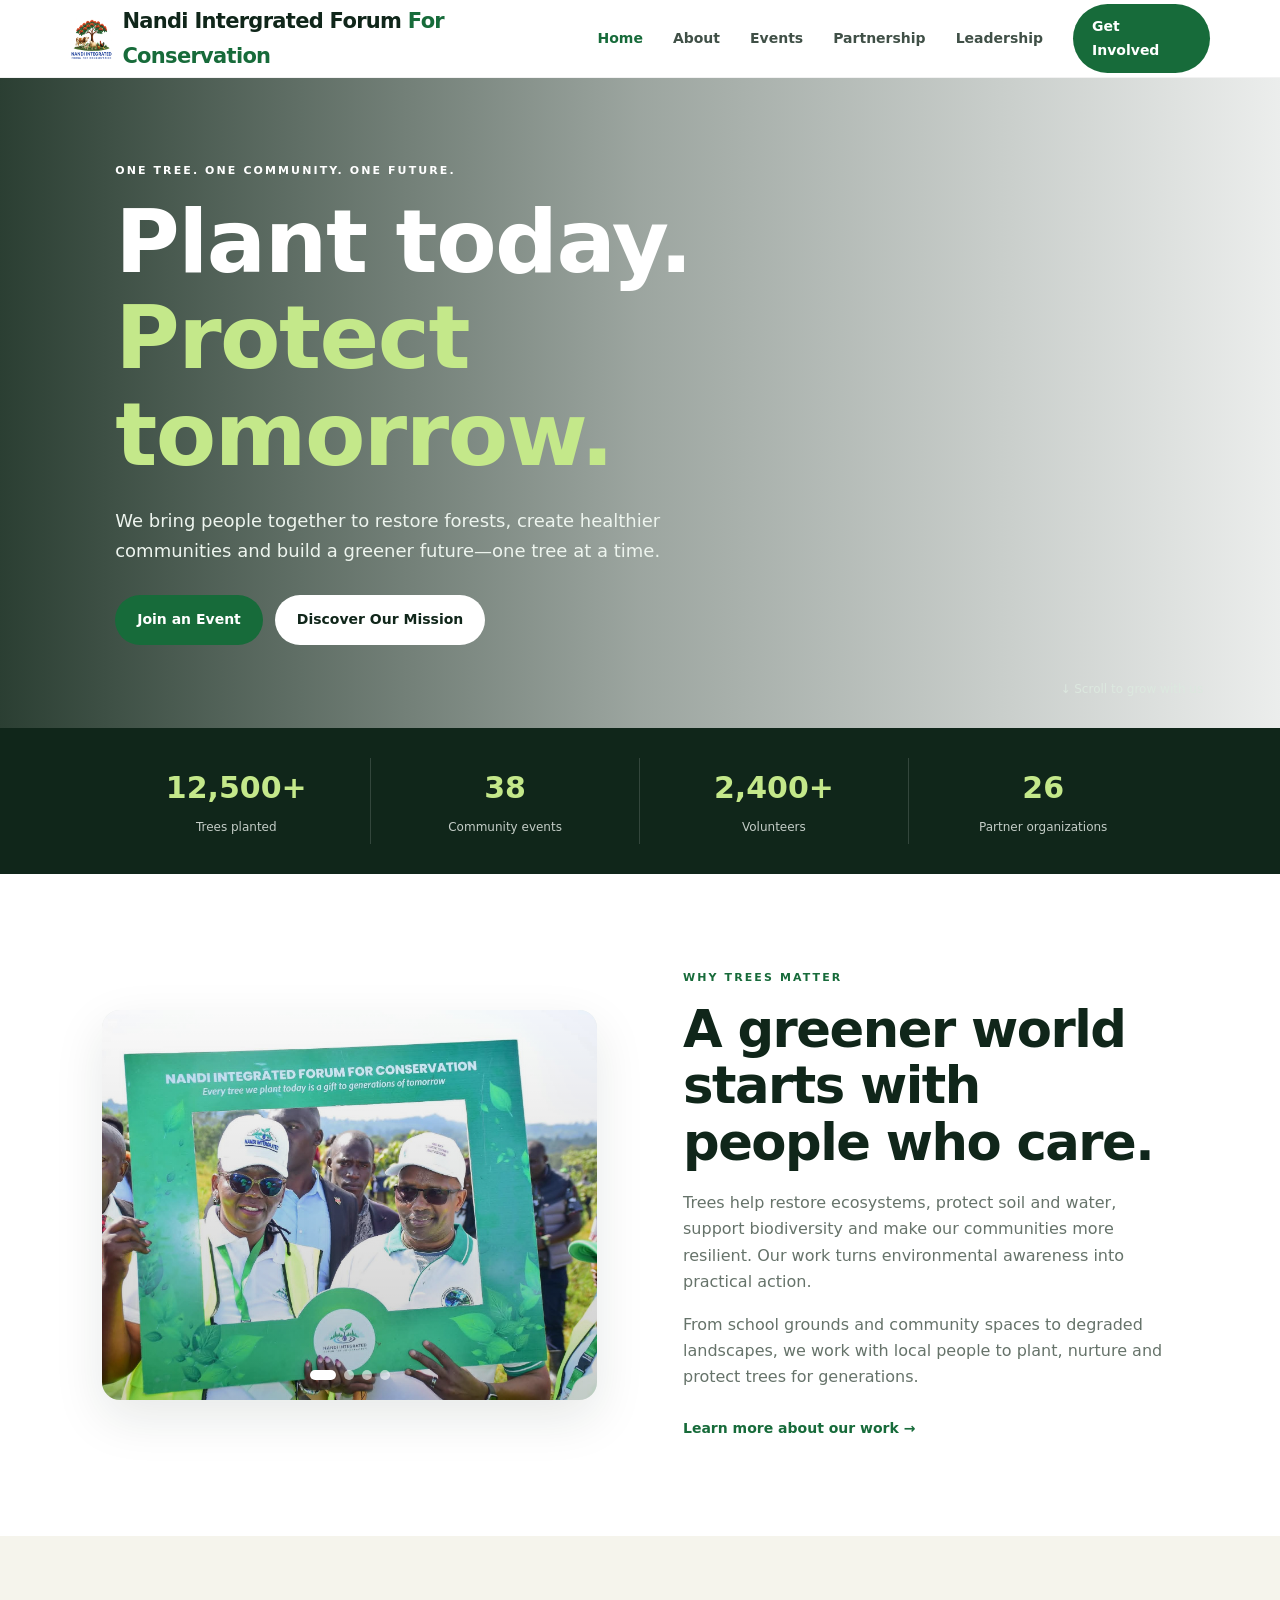
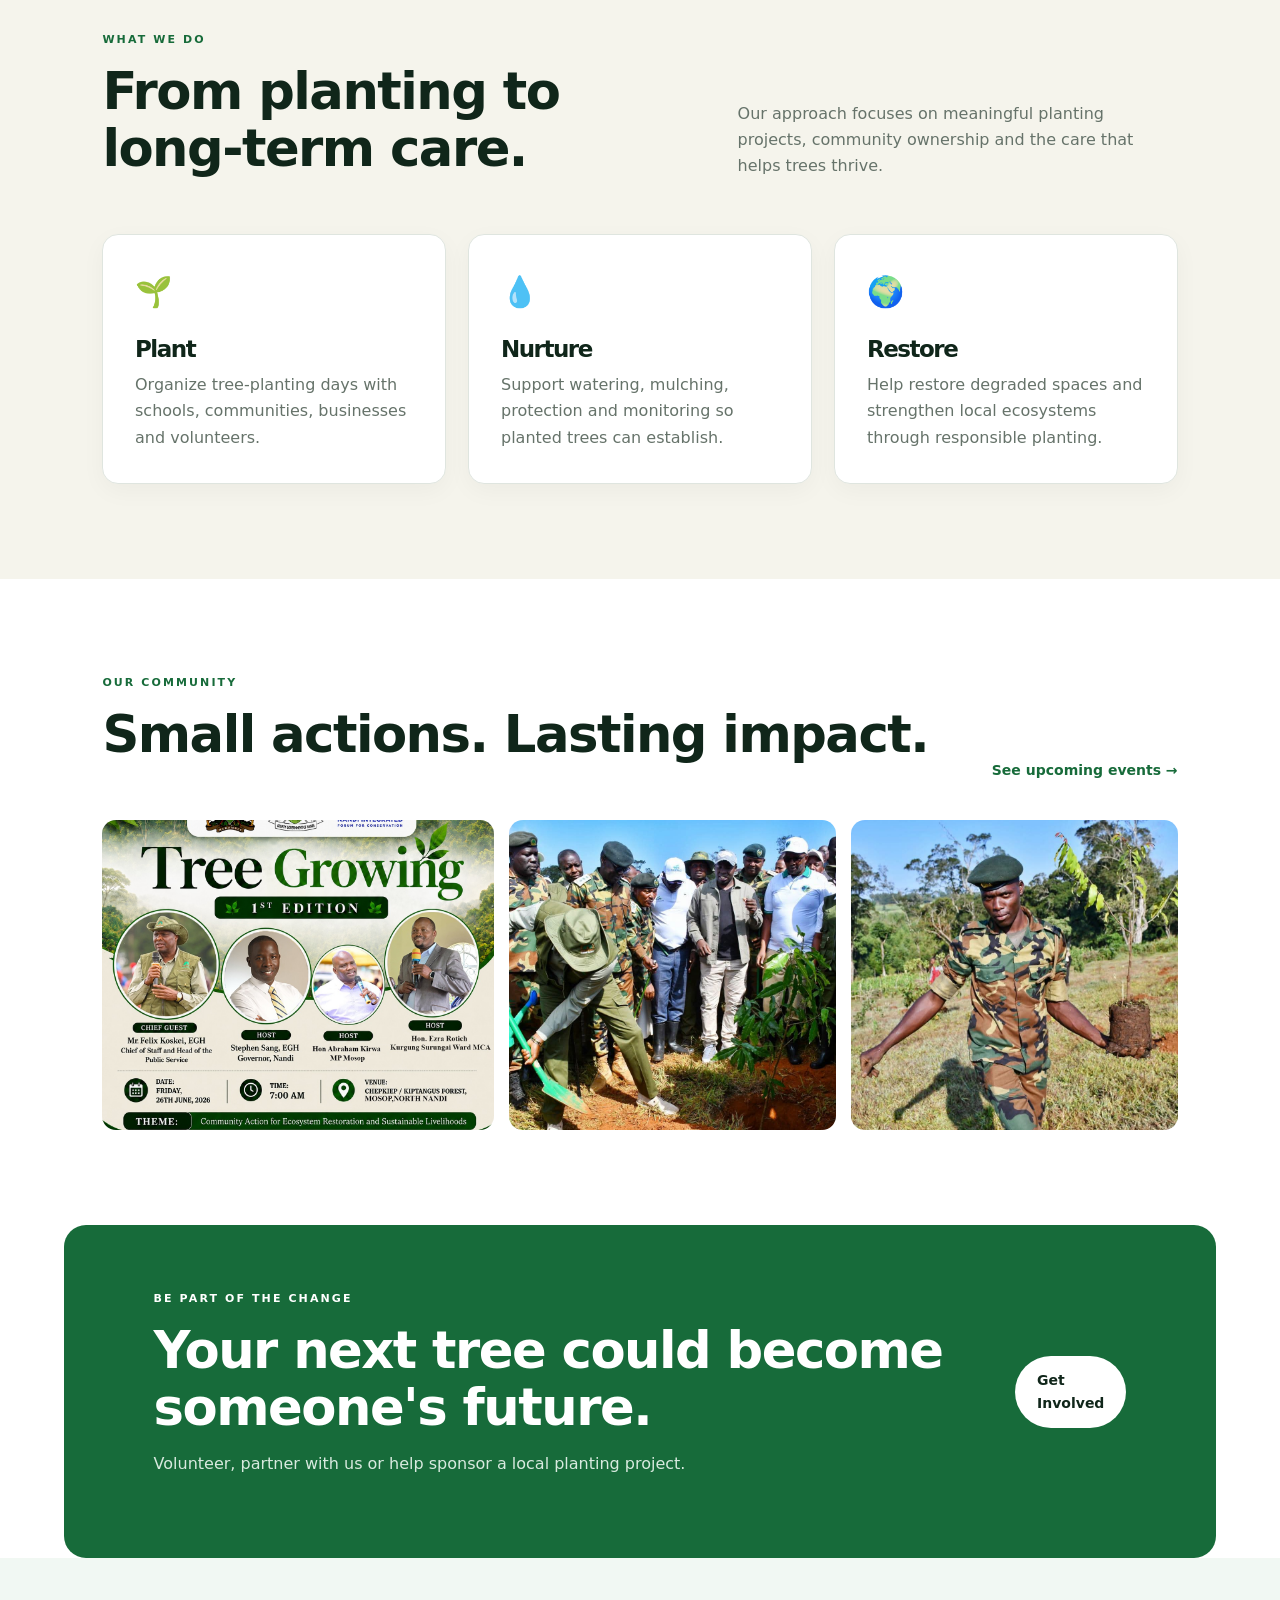
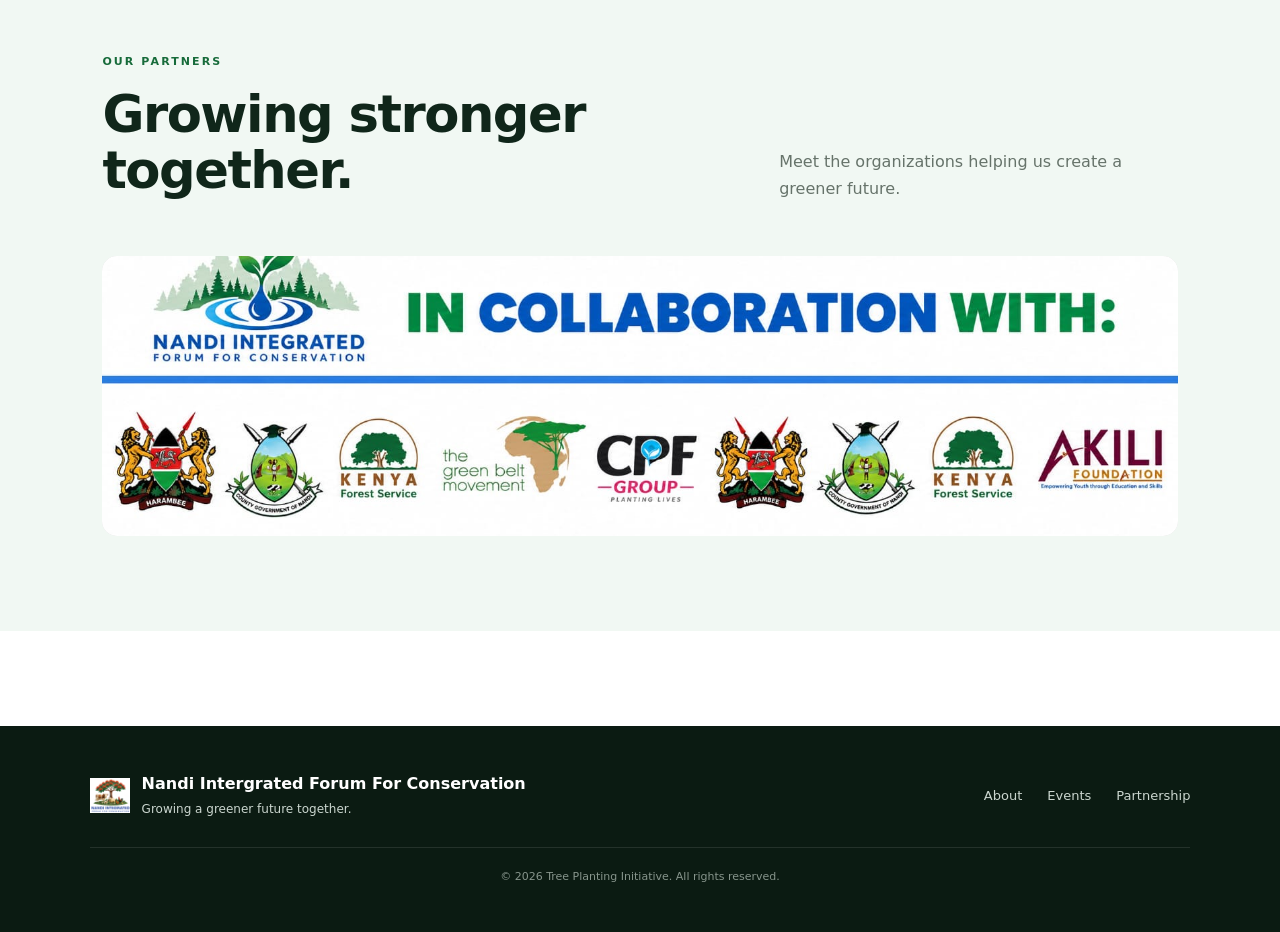
<file: index.html>
<!DOCTYPE html>
<html lang="en">
<head>
  <meta charset="UTF-8">
  <meta name="viewport" content="width=device-width, initial-scale=1.0">
  <meta name="description" content="Tree Planting — growing greener communities through tree planting, restoration and partnerships.">
  <title>Tree Planting | Grow Green, Grow Together</title>
  <link rel="stylesheet" href="assets/styles.css">
  <style>
    * { box-sizing: border-box; }
    .partnership-gallery { background: #f1f8f3; }
    .partnership-slideshow {
      position: relative;
      height: 280px;
      width: 100%;
      overflow: hidden;
      border-radius: 15px;
      background: #ddd;
    }
    .partnership-slide {
      position: absolute;
      inset: 0;
      display: block;
      width: 100%;
      height: 100%;
      object-fit: cover;
      object-position: center;
      opacity: 0;
      transition: opacity .8s ease-in-out;
    }
    .partnership-slide.active { opacity: 1; }
    .partnership-dots {
      position: absolute;
      bottom: 15px;
      left: 50%;
      display: flex;
      gap: 8px;
      transform: translateX(-50%);
    }
    .partnership-dot {
      width: 11px;
      height: 11px;
      padding: 0;
      border: 0;
      border-radius: 50%;
      background: #fff;
      opacity: .55;
      cursor: pointer;
    }
    .partnership-dot.active { opacity: 1; transform: scale(1.2); }
    @media (max-width: 600px) {
      .partnership-slideshow { height: 230px; border-radius: 10px; }
    }
  </style>
</head>
<body>
<header class="site-header">
  <a class="brand" href="index.html" aria-label="Tree Planting home">
    <img src="assets/logo1.png" alt="Tree Planting logo">
    <span>Nandi Intergrated Forum<span> For Conservation</span></span>
  </a>
  <button class="menu-toggle" aria-label="Open navigation" aria-expanded="false">☰</button>
  <nav class="nav">
    <a class="active" href="index.html">Home</a>
    <a href="about.html">About</a>
    <a href="events.html">Events</a>
    <a href="partnership.html">Partnership</a>
    <a href="leadership.html">Leadership</a>
    <a class="nav-cta" href="partnership.html#join">Get Involved</a>
  </nav>
</header>

<main>
<section class="hero">
  <div class="hero-overlay"></div>
  <div class="hero-content">
    <p class="eyebrow">ONE TREE. ONE COMMUNITY. ONE FUTURE.</p>
    <h1>Plant today.<br><em>Protect tomorrow.</em></h1>
    <p class="hero-text">We bring people together to restore forests, create healthier communities and build a greener future—one tree at a time.</p>
    <div class="hero-actions">
      <a class="btn btn-primary" href="events.html">Join an Event</a>
      <a class="btn btn-light" href="about.html">Discover Our Mission</a>
    </div>
  </div>
  <div class="scroll-note">↓ Scroll to grow with us</div>
</section>

<section class="stats">
  <div><strong>12,500+</strong><span>Trees planted</span></div>
  <div><strong>38</strong><span>Community events</span></div>
  <div><strong>2,400+</strong><span>Volunteers</span></div>
  <div><strong>26</strong><span>Partner organizations</span></div>
</section>

<section class="section intro">
  <div class="section-image slideshow" aria-label="Tree planting image slideshow">
    <img class="slide active" src="assets/slide7.jpeg" alt="Tree planting">
    <img class="slide" src="assets/slide2.jpeg" alt="Hands holding a young plant">
    <img class="slide" src="assets/slide3.jpeg" alt="People planting trees">
    <img class="slide" src="assets/slide4.jpeg" alt="Green forest">
    <div class="slide-dots">
      <button class="dot active" aria-label="Show slide 1"></button>
      <button class="dot" aria-label="Show slide 2"></button>
      <button class="dot" aria-label="Show slide 3"></button>
      <button class="dot" aria-label="Show slide 4"></button>
    </div>
  </div>
  <div class="section-copy">
    <p class="eyebrow green">WHY TREES MATTER</p>
    <h2>A greener world starts with people who care.</h2>
    <p>Trees help restore ecosystems, protect soil and water, support biodiversity and make our communities more resilient. Our work turns environmental awareness into practical action.</p>
    <p>From school grounds and community spaces to degraded landscapes, we work with local people to plant, nurture and protect trees for generations.</p>
    <a class="text-link" href="about.html">Learn more about our work →</a>
  </div>
</section>

<section class="section light-section">
  <div class="section-heading"><div><p class="eyebrow green">WHAT WE DO</p><h2>From planting to long-term care.</h2></div><p>Our approach focuses on meaningful planting projects, community ownership and the care that helps trees thrive.</p></div>
  <div class="cards three">
    <article class="card"><div class="card-icon">🌱</div><h3>Plant</h3><p>Organize tree-planting days with schools, communities, businesses and volunteers.</p></article>
    <article class="card"><div class="card-icon">💧</div><h3>Nurture</h3><p>Support watering, mulching, protection and monitoring so planted trees can establish.</p></article>
    <article class="card"><div class="card-icon">🌍</div><h3>Restore</h3><p>Help restore degraded spaces and strengthen local ecosystems through responsible planting.</p></article>
  </div>
</section>

<section class="gallery-section section">
  <div class="section-heading"><div><p class="eyebrow green">OUR COMMUNITY</p><h2>Small actions. Lasting impact.</h2></div><a class="text-link" href="events.html">See upcoming events →</a></div>
  <div class="gallery"><img src="assets/slide1.jpeg" alt="People planting trees"><img src="assets/slide5.jpeg" alt="Hands holding a young plant"><img src="assets/slide6.jpeg" alt="Dense green forest"></div>
</section>

<section class="cta">
  <div><p class="eyebrow">BE PART OF THE CHANGE</p><h2>Your next tree could become someone's future.</h2><p>Volunteer, partner with us or help sponsor a local planting project.</p></div>
  <a class="btn btn-light" href="partnership.html#join">Get Involved</a>
</section>

<section class="partnership-gallery section" aria-labelledby="partnership-gallery-title">
  <div class="section-heading"><div><p class="eyebrow green">OUR PARTNERS</p><h2 id="partnership-gallery-title">Growing stronger together.</h2></div><p>Meet the organizations helping us create a greener future.</p></div>
  <div class="partnership-slideshow" aria-label="Partnership organizations slideshow">
    <img class="partnership-slide active" src="assets/part3.jpeg" alt="Tree Planting partnership organization 1">
    <img class="partnership-slide" src="assets/part2.jpeg" alt="Tree Planting partnership organization 2">
    <img class="partnership-slide" src="assets/part4.jpeg" alt="Tree Planting partnership organization 3">
    <img class="partnership-slide" src="assets/part6.jpeg" alt="Tree Planting partnership organization 3">
    <img class="partnership-slide" src="assets/part5.jpeg" alt="Tree Planting partnership organization 3">
    <div class="partnership-dots">
      <button class="partnership-dot active" aria-label="Show partnership image 1"></button>
      <button class="partnership-dot" aria-label="Show partnership image 2"></button>
      <button class="partnership-dot" aria-label="Show partnership image 3"></button>
      <button class="partnership-dot" aria-label="Show partnership image 4"></button>
      <button class="partnership-dot" aria-label="Show partnership image 5"></button>
    </div>
  </div>
</section>
</main>

<footer class="footer">
  <div class="footer-brand"><img src="assets/logo1.png" alt=""><div><strong>Nandi Intergrated Forum For Conservation</strong><p>Growing a greener future together.</p></div></div>
  <div class="footer-links"><a href="about.html">About</a><a href="events.html">Events</a><a href="partnership.html">Partnership</a></div>
  <p class="copyright">© 2026 Tree Planting Initiative. All rights reserved.</p>
</footer>

<script>
  const slides = document.querySelectorAll('.slideshow .slide');
  const dots = document.querySelectorAll('.slide-dots .dot');
  let currentSlide = 0;
  function showSlide(index) {
    slides.forEach((slide, i) => slide.classList.toggle('active', i === index));
    dots.forEach((dot, i) => dot.classList.toggle('active', i === index));
    currentSlide = index;
  }
  function nextSlide() { showSlide((currentSlide + 1) % slides.length); }
  dots.forEach((dot, index) => dot.addEventListener('click', () => showSlide(index)));
  showSlide(0);
  setInterval(nextSlide, 4000);

  const partnershipSlides = document.querySelectorAll('.partnership-slide');
  const partnershipDots = document.querySelectorAll('.partnership-dot');
  let currentPartnership = 0;
  function showPartnership(index) {
    partnershipSlides.forEach((slide, i) => slide.classList.toggle('active', i === index));
    partnershipDots.forEach((dot, i) => dot.classList.toggle('active', i === index));
    currentPartnership = index;
  }
  partnershipDots.forEach((dot, index) => dot.addEventListener('click', () => showPartnership(index)));
  showPartnership(0);
  setInterval(() => showPartnership((currentPartnership + 1) % partnershipSlides.length), 4000);
</script>
<script src="assets/script.js"></script>
</body>
</html>
</file>
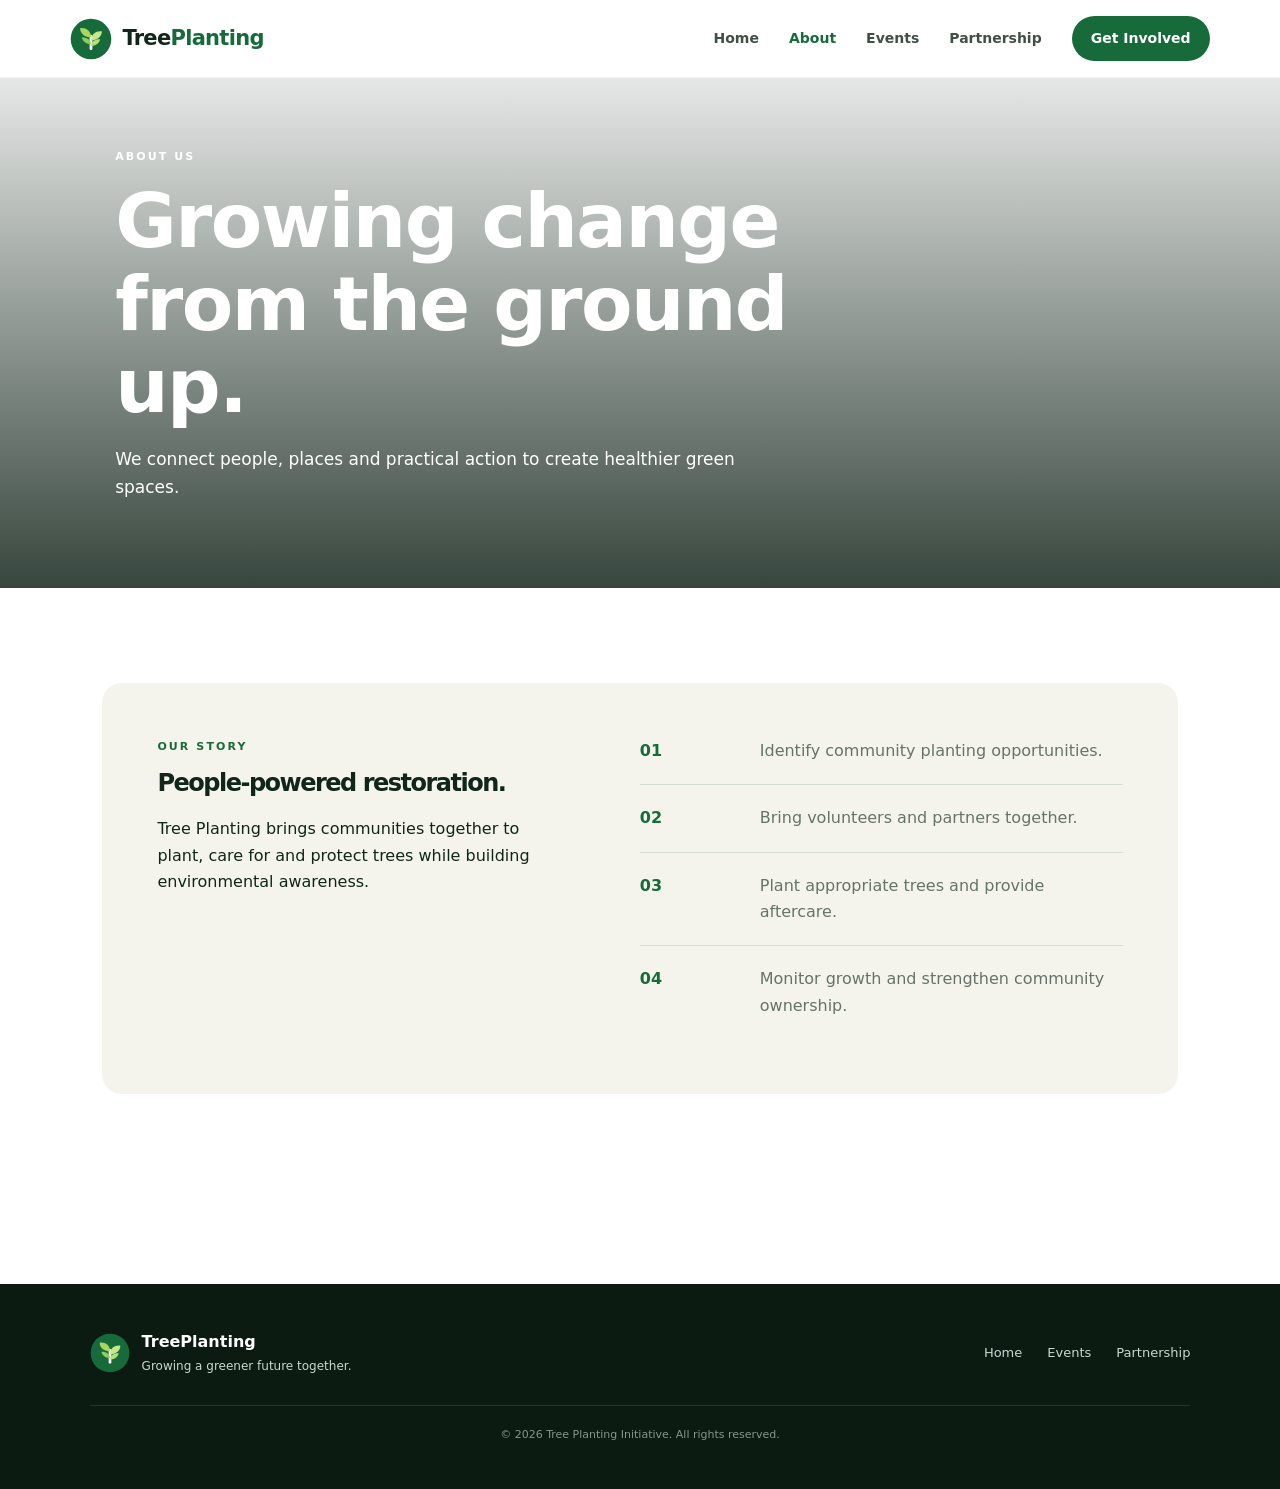
<file: about.html>
<!DOCTYPE html>
<html lang="en">
<head><meta charset="UTF-8"><meta name="viewport" content="width=device-width, initial-scale=1.0">
<title>About | Tree Planting</title><link rel="stylesheet" href="assets/styles.css"></head>
<body>
<header class="site-header"><a class="brand" href="index.html"><img src="assets/logo.svg" alt=""><span>Tree<span>Planting</span></span></a>
<button class="menu-toggle" aria-label="Open navigation" aria-expanded="false">☰</button>
<nav class="nav"><a href="index.html">Home</a><a class="active" href="about.html">About</a><a href="events.html">Events</a><a href="partnership.html">Partnership</a><a class="nav-cta" href="partnership.html#join">Get Involved</a></nav></header>
<section class="page-hero" style="background-image:url('https://images.unsplash.com/photo-1511497584788-876760111969?auto=format&fit=crop&w=2000&q=85')"><div><p class="eyebrow">ABOUT US</p><h1>Growing change from the ground up.</h1><p>We connect people, places and practical action to create healthier green spaces.</p></div></section>
<section class="section"><div class="split-panel"><div><p class="eyebrow green">OUR STORY</p><h2>People-powered restoration.</h2><p>Tree Planting brings communities together to plant, care for and protect trees while building environmental awareness.</p></div><ol class="steps"><li><strong>01</strong><span>Identify community planting opportunities.</span></li><li><strong>02</strong><span>Bring volunteers and partners together.</span></li><li><strong>03</strong><span>Plant appropriate trees and provide aftercare.</span></li><li><strong>04</strong><span>Monitor growth and strengthen community ownership.</span></li></ol></div></section>
<footer class="footer"><div class="footer-brand"><img src="assets/logo.svg" alt=""><div><strong>TreePlanting</strong><p>Growing a greener future together.</p></div></div><div class="footer-links"><a href="index.html">Home</a><a href="events.html">Events</a><a href="partnership.html">Partnership</a></div><p class="copyright">© 2026 Tree Planting Initiative. All rights reserved.</p></footer>
<script src="assets/script.js"></script></body></html>
</file>
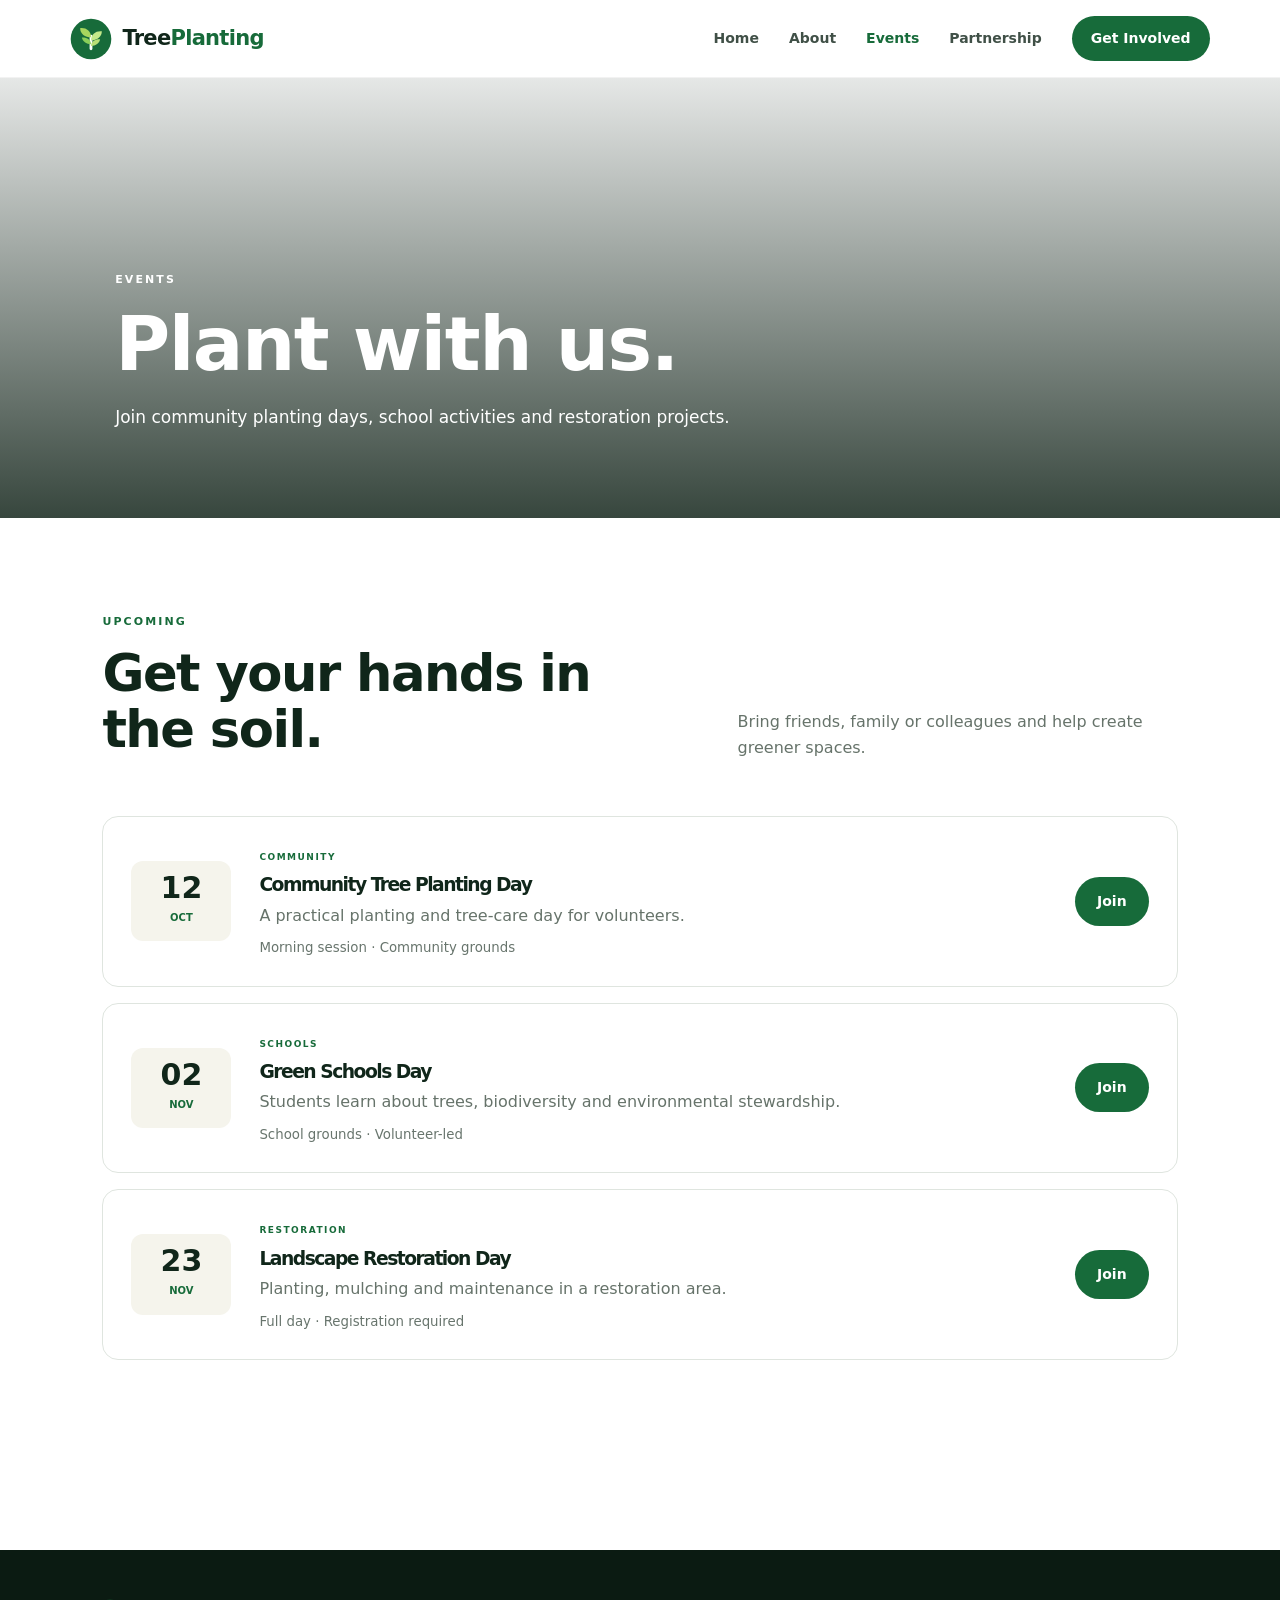
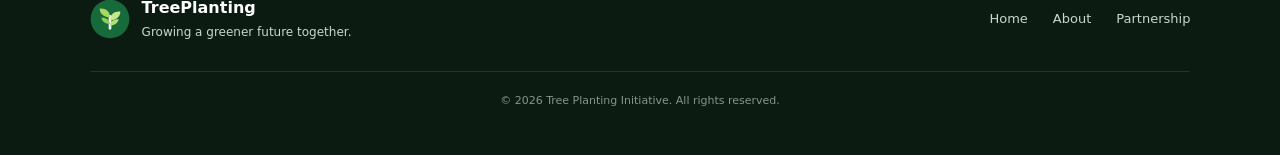
<file: events.html>
<!DOCTYPE html>
<html lang="en">
<head><meta charset="UTF-8"><meta name="viewport" content="width=device-width, initial-scale=1.0">
<title>Events | Tree Planting</title><link rel="stylesheet" href="assets/styles.css"></head>
<body>
<header class="site-header"><a class="brand" href="index.html"><img src="assets/logo.svg" alt=""><span>Tree<span>Planting</span></span></a>
<button class="menu-toggle" aria-label="Open navigation" aria-expanded="false">☰</button>
<nav class="nav"><a href="index.html">Home</a><a href="about.html">About</a><a class="active" href="events.html">Events</a><a href="partnership.html">Partnership</a><a class="nav-cta" href="partnership.html#join">Get Involved</a></nav></header>
<section class="page-hero" style="background-image:url('https://images.unsplash.com/photo-1492496913980-501348b61469?auto=format&fit=crop&w=2000&q=85')"><div><p class="eyebrow">EVENTS</p><h1>Plant with us.</h1><p>Join community planting days, school activities and restoration projects.</p></div></section>
<section class="section"><div class="section-heading"><div><p class="eyebrow green">UPCOMING</p><h2>Get your hands in the soil.</h2></div><p>Bring friends, family or colleagues and help create greener spaces.</p></div>
<div class="event-list">
<article class="event"><div class="date"><strong>12</strong><span>OCT</span></div><div><span class="tag">COMMUNITY</span><h3>Community Tree Planting Day</h3><p>A practical planting and tree-care day for volunteers.</p><small>Morning session · Community grounds</small></div><a class="btn btn-primary" href="partnership.html#join">Join</a></article>
<article class="event"><div class="date"><strong>02</strong><span>NOV</span></div><div><span class="tag">SCHOOLS</span><h3>Green Schools Day</h3><p>Students learn about trees, biodiversity and environmental stewardship.</p><small>School grounds · Volunteer-led</small></div><a class="btn btn-primary" href="partnership.html#join">Join</a></article>
<article class="event"><div class="date"><strong>23</strong><span>NOV</span></div><div><span class="tag">RESTORATION</span><h3>Landscape Restoration Day</h3><p>Planting, mulching and maintenance in a restoration area.</p><small>Full day · Registration required</small></div><a class="btn btn-primary" href="partnership.html#join">Join</a></article>
</div></section>
<footer class="footer"><div class="footer-brand"><img src="assets/logo.svg" alt=""><div><strong>TreePlanting</strong><p>Growing a greener future together.</p></div></div><div class="footer-links"><a href="index.html">Home</a><a href="about.html">About</a><a href="partnership.html">Partnership</a></div><p class="copyright">© 2026 Tree Planting Initiative. All rights reserved.</p></footer>
<script src="assets/script.js"></script></body></html>
</file>
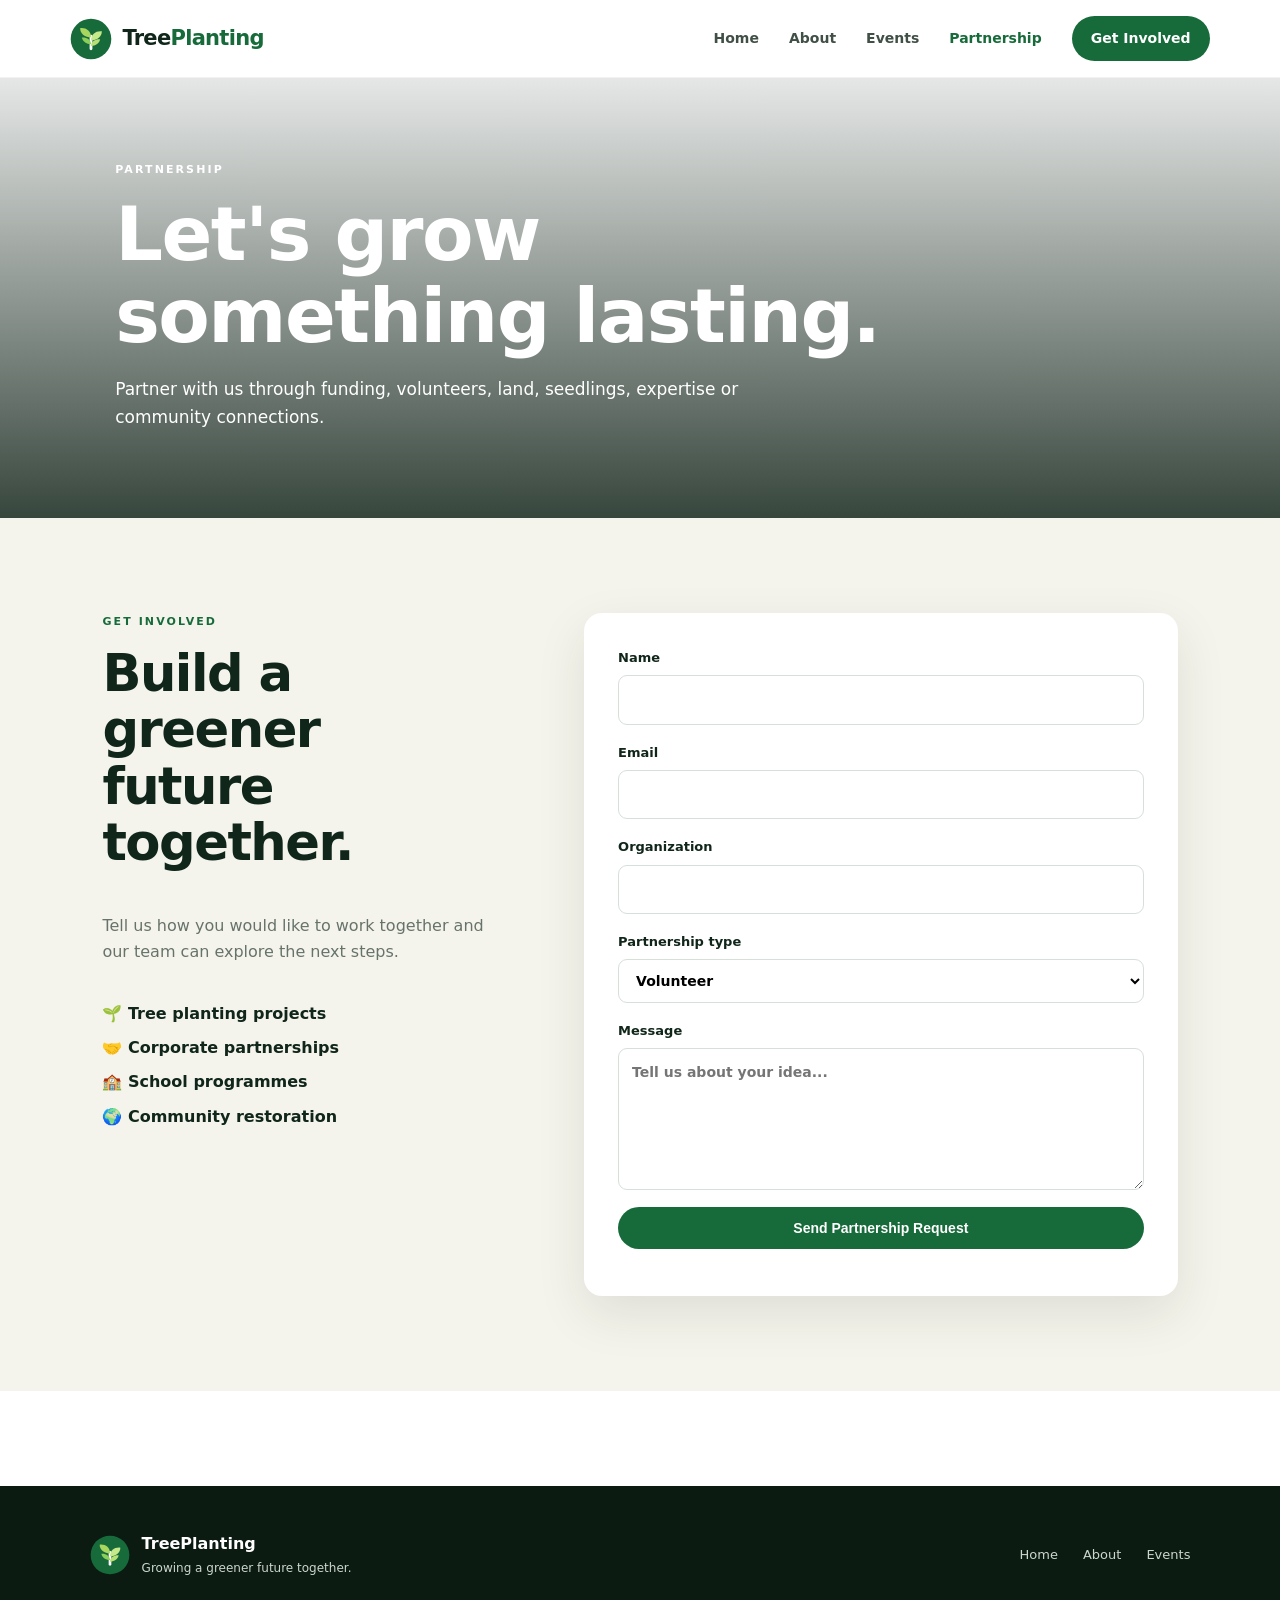
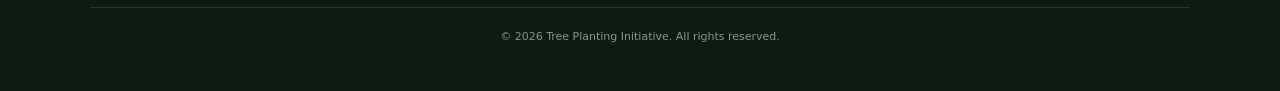
<file: partnership.html>
<!DOCTYPE html>
<html lang="en">
<head><meta charset="UTF-8"><meta name="viewport" content="width=device-width, initial-scale=1.0">
<title>Partnership | Tree Planting</title><link rel="stylesheet" href="assets/styles.css"></head>
<body>
<header class="site-header"><a class="brand" href="index.html"><img src="assets/logo.svg" alt=""><span>Tree<span>Planting</span></span></a>
<button class="menu-toggle" aria-label="Open navigation" aria-expanded="false">☰</button>
<nav class="nav"><a href="index.html">Home</a><a href="about.html">About</a><a href="events.html">Events</a><a class="active" href="partnership.html">Partnership</a><a class="nav-cta" href="#join">Get Involved</a></nav></header>
<section class="page-hero" style="background-image:url('https://images.unsplash.com/photo-1542601906990-b4d3fb778b09?auto=format&fit=crop&w=2000&q=85')"><div><p class="eyebrow">PARTNERSHIP</p><h1>Let's grow something lasting.</h1><p>Partner with us through funding, volunteers, land, seedlings, expertise or community connections.</p></div></section>
<section class="section form-section" id="join"><div class="form-intro"><p class="eyebrow green">GET INVOLVED</p><h2>Build a greener future together.</h2><p>Tell us how you would like to work together and our team can explore the next steps.</p><div class="contact-points"><p>🌱 Tree planting projects</p><p>🤝 Corporate partnerships</p><p>🏫 School programmes</p><p>🌍 Community restoration</p></div></div>
<form id="partnerForm"><label>Name<input type="text" name="name" required></label><label>Email<input type="email" name="email" required></label><label>Organization<input type="text" name="organization"></label><label>Partnership type<select name="type"><option>Volunteer</option><option>Corporate partnership</option><option>School programme</option><option>Funding / sponsorship</option><option>Other</option></select></label><label>Message<textarea name="message" rows="5" placeholder="Tell us about your idea..." required></textarea></label><button class="btn btn-primary" type="submit">Send Partnership Request</button><p class="form-message" id="formMessage"></p></form></section>
<footer class="footer"><div class="footer-brand"><img src="assets/logo.svg" alt=""><div><strong>TreePlanting</strong><p>Growing a greener future together.</p></div></div><div class="footer-links"><a href="index.html">Home</a><a href="about.html">About</a><a href="events.html">Events</a></div><p class="copyright">© 2026 Tree Planting Initiative. All rights reserved.</p></footer>
<script src="assets/script.js"></script></body></html>
</file>
<file: assets/styles.css>
:root{
  --green:#176b3a;
  --dark:#10261a;
  --lime:#a8d65e;
  --cream:#f5f4ec;
  --white:#fff;
  --muted:#66736a;
  --line:#dfe5df;
  --shadow:0 18px 50px rgba(16,38,26,.10);
}

*{box-sizing:border-box}
html{scroll-behavior:smooth}
body{margin:0;font-family:Inter,ui-sans-serif,system-ui,-apple-system,BlinkMacSystemFont,"Segoe UI",sans-serif;color:var(--dark);line-height:1.65;background:#fff}
a{text-decoration:none;color:inherit}
img{max-width:100%;display:block}
.site-header{height:78px;display:flex;align-items:center;justify-content:space-between;padding:0 5.5%;background:#fff;position:sticky;top:0;z-index:20;border-bottom:1px solid rgba(0,0,0,.05)}
.brand{display:flex;align-items:center;gap:10px;font-size:21px;font-weight:800;letter-spacing:-.7px}.brand img{width:42px;height:42px}.brand>span>span{color:var(--green)}
.nav{display:flex;align-items:center;gap:30px;font-size:14px;font-weight:650}.nav a{padding:8px 0;color:#405047}.nav a:hover,.nav a.active{color:var(--green)}.nav .nav-cta{padding:11px 19px;background:var(--green);color:#fff;border-radius:999px}
.menu-toggle{display:none;border:0;background:none;font-size:25px;cursor:pointer}
.hero{min-height:650px;background:url("https://images.unsplash.com/photo-1441974231531-c6227db76b6e?auto=format&fit=crop&w=2000&q=90") center/cover;position:relative;display:flex;align-items:center}.hero-overlay{position:absolute;inset:0;background:linear-gradient(90deg,rgba(8,31,17,.86),rgba(8,31,17,.40),rgba(8,31,17,.08))}.hero-content{position:relative;color:#fff;width:min(760px,88%);margin-left:9%;padding:80px 0}
.eyebrow{font-size:11px;font-weight:800;letter-spacing:2.1px;margin:0 0 14px}.eyebrow.green{color:var(--green)}h1,h2,h3{line-height:1.1;margin-top:0;letter-spacing:-1.5px}.hero h1{font-size:clamp(48px,7vw,88px);margin:0 0 22px}.hero h1 em{color:#c4e88a;font-style:normal}.hero-text{font-size:18px;max-width:600px;color:#edf4ee;margin-bottom:30px}.hero-actions{display:flex;gap:12px;flex-wrap:wrap}.btn{display:inline-flex;align-items:center;justify-content:center;padding:13px 22px;border-radius:999px;font-weight:750;font-size:14px;border:0;cursor:pointer}.btn-primary{background:var(--green);color:#fff}.btn-primary:hover{background:#0e542c}.btn-light{background:#fff;color:var(--dark)}.scroll-note{position:absolute;right:6%;bottom:28px;color:#dce8df;font-size:12px}
.stats{display:grid;grid-template-columns:repeat(4,1fr);background:var(--dark);color:#fff;padding:30px 8%}.stats div{padding:5px 25px;border-right:1px solid rgba(255,255,255,.15);text-align:center}.stats div:last-child{border:0}.stats strong{display:block;font-size:30px;color:#c4e88a}.stats span{font-size:12px;color:#c4cdc7}
.section{padding:95px 8%}.intro{display:grid;grid-template-columns:1fr 1fr;gap:8%;align-items:center}
.slideshow{position:relative;width:100%;height:390px;overflow:hidden;border-radius:18px;box-shadow:var(--shadow);background:#e8eee9}.slideshow .slide{position:absolute;inset:0;width:100%;height:100%;min-height:0;object-fit:cover;opacity:0;transform:scale(1.05);transition:opacity 1.2s ease-in-out,transform 5s ease;z-index:1}.slideshow .slide.active{opacity:1;transform:scale(1);z-index:2}.slideshow::after{content:"";position:absolute;inset:0;background:linear-gradient(180deg,rgba(0,0,0,.02),rgba(0,0,0,.20));pointer-events:none;z-index:3}.slide-dots{position:absolute;left:50%;bottom:20px;transform:translateX(-50%);display:flex;gap:8px;z-index:5}.slide-dots .dot{width:10px;height:10px;padding:0;border:0;border-radius:50%;background:rgba(255,255,255,.60);cursor:pointer;transition:width .3s ease,background .3s ease}.slide-dots .dot.active{width:26px;border-radius:20px;background:#fff}
.section-copy h2,.section-heading h2{font-size:clamp(34px,4vw,54px);margin-bottom:20px}.section-copy p{color:var(--muted);max-width:650px}.text-link{color:var(--green);font-weight:800;font-size:14px;display:inline-block;margin-top:10px}
.light-section{background:var(--cream)}.section-heading{display:flex;justify-content:space-between;align-items:end;gap:40px;margin-bottom:38px}.section-heading>p{max-width:440px;color:var(--muted)}
.cards{display:grid;gap:22px}.cards.three{grid-template-columns:repeat(3,1fr)}.card{background:#fff;padding:32px;border:1px solid var(--line);border-radius:16px;box-shadow:0 7px 24px rgba(16,38,26,.04)}.card h3{font-size:23px;margin-bottom:10px}.card p{color:var(--muted);margin:0}.card-icon{font-size:30px;margin-bottom:20px}
@keyframes card-pop-in{0%{opacity:0;transform:translateY(28px) scale(.94)}70%{opacity:1;transform:translateY(-5px) scale(1.02)}100%{opacity:1;transform:translateY(0) scale(1)}}.cards.three .card{opacity:0;animation:card-pop-in .65s cubic-bezier(.22,1,.36,1) forwards;animation-delay:var(--card-delay,0s)}.cards.three .card:nth-child(1){--card-delay:0s}.cards.three .card:nth-child(2){--card-delay:.18s}.cards.three .card:nth-child(3){--card-delay:.36s}@media (prefers-reduced-motion: reduce){.cards.three .card{opacity:1;animation:none}}
.gallery{display:grid;grid-template-columns:1.2fr 1fr 1fr;gap:15px}.gallery img{height:310px;width:100%;object-fit:cover;border-radius:14px}.cta{margin:0 5%;border-radius:22px;padding:65px 7%;background:var(--green);color:#fff;display:flex;justify-content:space-between;align-items:center;gap:30px}.cta h2{font-size:clamp(34px,4vw,52px);margin-bottom:10px}.cta p:not(.eyebrow){color:#d8eadf}
.footer{margin-top:95px;background:#0b1b12;color:#cbd6cf;padding:45px 7%;display:grid;grid-template-columns:1fr auto;gap:28px}.footer-brand{display:flex;align-items:center;gap:12px}.footer-brand img{width:40px}.footer-brand strong{color:#fff}.footer-brand p{margin:2px 0 0;font-size:12px}.footer-links{display:flex;gap:25px;font-size:13px;align-items:center}.copyright{grid-column:1/-1;margin:0;padding-top:20px;border-top:1px solid rgba(255,255,255,.1);font-size:11px;color:#87958c;text-align:center}
.page-hero{min-height:440px;background-position:center;background-size:cover;position:relative;display:flex;align-items:end;padding:70px 9%;color:#fff}.page-hero:before{content:"";position:absolute;inset:0;background:linear-gradient(0deg,rgba(5,24,13,.8),rgba(5,24,13,.1))}.page-hero>div{position:relative;max-width:800px}.page-hero h1{font-size:clamp(45px,6vw,75px);margin-bottom:15px}.page-hero p:last-child{font-size:17px;max-width:650px}.split-panel{display:grid;grid-template-columns:1fr 1.2fr;gap:80px;background:var(--cream);padding:55px;border-radius:20px}.steps{list-style:none;padding:0;margin:0;display:grid;gap:0}.steps li{display:grid;grid-template-columns:100px 1fr;gap:20px;padding:20px 0;border-bottom:1px solid #d5ddd5}.steps li:first-child{padding-top:0}.steps li:last-child{border-bottom:0}.steps strong{color:var(--green)}.steps span{color:var(--muted)}
.event-list{display:grid;gap:16px}.event{display:grid;grid-template-columns:100px 1fr auto;gap:28px;align-items:center;padding:25px 28px;border:1px solid var(--line);border-radius:16px}.date{background:var(--cream);border-radius:12px;text-align:center;padding:12px}.date strong{font-size:30px;display:block;line-height:1}.date span{font-size:10px;font-weight:800;color:var(--green)}.event h3{margin:7px 0}.event p{color:var(--muted);margin:0 0 5px}.event small{color:#68756d}.tag{font-size:9px;font-weight:900;letter-spacing:1.5px;color:var(--green)}
.form-section{display:grid;grid-template-columns:.8fr 1.2fr;gap:8%;background:var(--cream)}.form-intro h2{font-size:clamp(35px,4vw,54px)}.form-intro>p:not(.eyebrow){color:var(--muted)}.contact-points{margin-top:35px;font-weight:650}.contact-points p{margin:8px 0}.form-section form{background:#fff;padding:34px;border-radius:18px;box-shadow:var(--shadow)}label{display:block;font-size:13px;font-weight:750;margin-bottom:17px}input,select,textarea{display:block;width:100%;margin-top:7px;border:1px solid #d7dfd9;border-radius:9px;padding:12px 13px;font:inherit;font-size:14px;outline:none;background:#fff}input:focus,select:focus,textarea:focus{border-color:var(--green);box-shadow:0 0 0 3px rgba(23,107,58,.08)}textarea{resize:vertical}.form-message{font-size:13px;color:var(--green);font-weight:700}.form-section .btn{width:100%}
@media(max-width:800px){.site-header{height:68px}.menu-toggle{display:block}.nav{display:none;position:absolute;top:68px;left:0;right:0;background:#fff;padding:18px 6%;flex-direction:column;align-items:stretch;gap:5px;box-shadow:0 15px 30px rgba(0,0,0,.08)}.nav.open{display:flex}.hero{min-height:650px}.hero-content{margin-left:7%;width:86%}.stats{grid-template-columns:1fr 1fr;padding:20px 5%}.stats div{border:0;padding:12px}.section{padding:65px 6%}.intro,.form-section,.split-panel{grid-template-columns:1fr;gap:35px}.slideshow{height:330px}.cards.three{grid-template-columns:1fr}.gallery{grid-template-columns:1fr 1fr}.gallery img:first-child{grid-column:1/-1}.section-heading{display:block}.section-heading>p{margin-top:15px}.cta{margin:0 4%;padding:45px 7%;display:block}.cta .btn{margin-top:18px}.footer{grid-template-columns:1fr}.footer-links{flex-wrap:wrap}.copyright{grid-column:auto}.page-hero{min-height:390px;padding:55px 7%}.event{grid-template-columns:70px 1fr}.event .btn{grid-column:2;justify-self:start}.split-panel{padding:30px}.steps li{grid-template-columns:80px 1fr}}
@media(max-width:480px){.hero h1{font-size:48px}.gallery{grid-template-columns:1fr}.gallery img:first-child{grid-column:auto}.gallery img{height:250px}.stats strong{font-size:25px}.slideshow{height:280px}}
</file>
